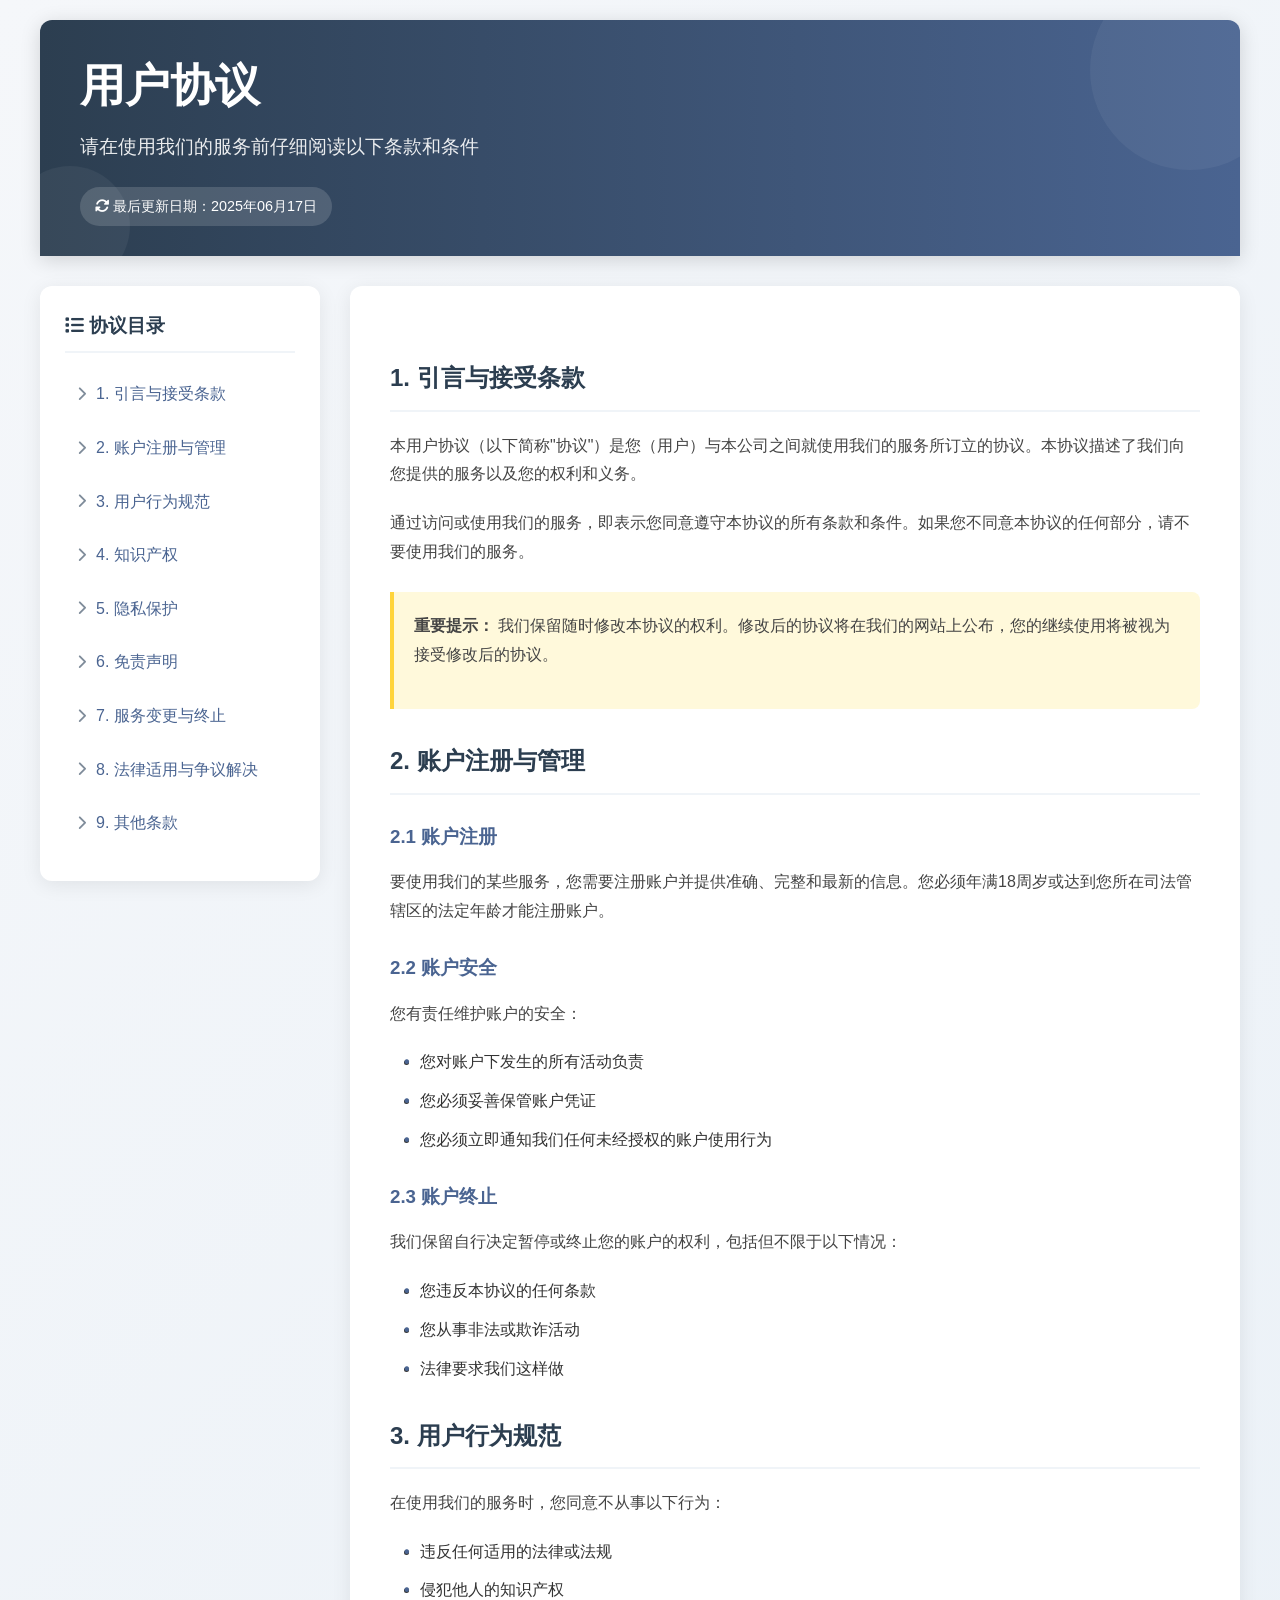
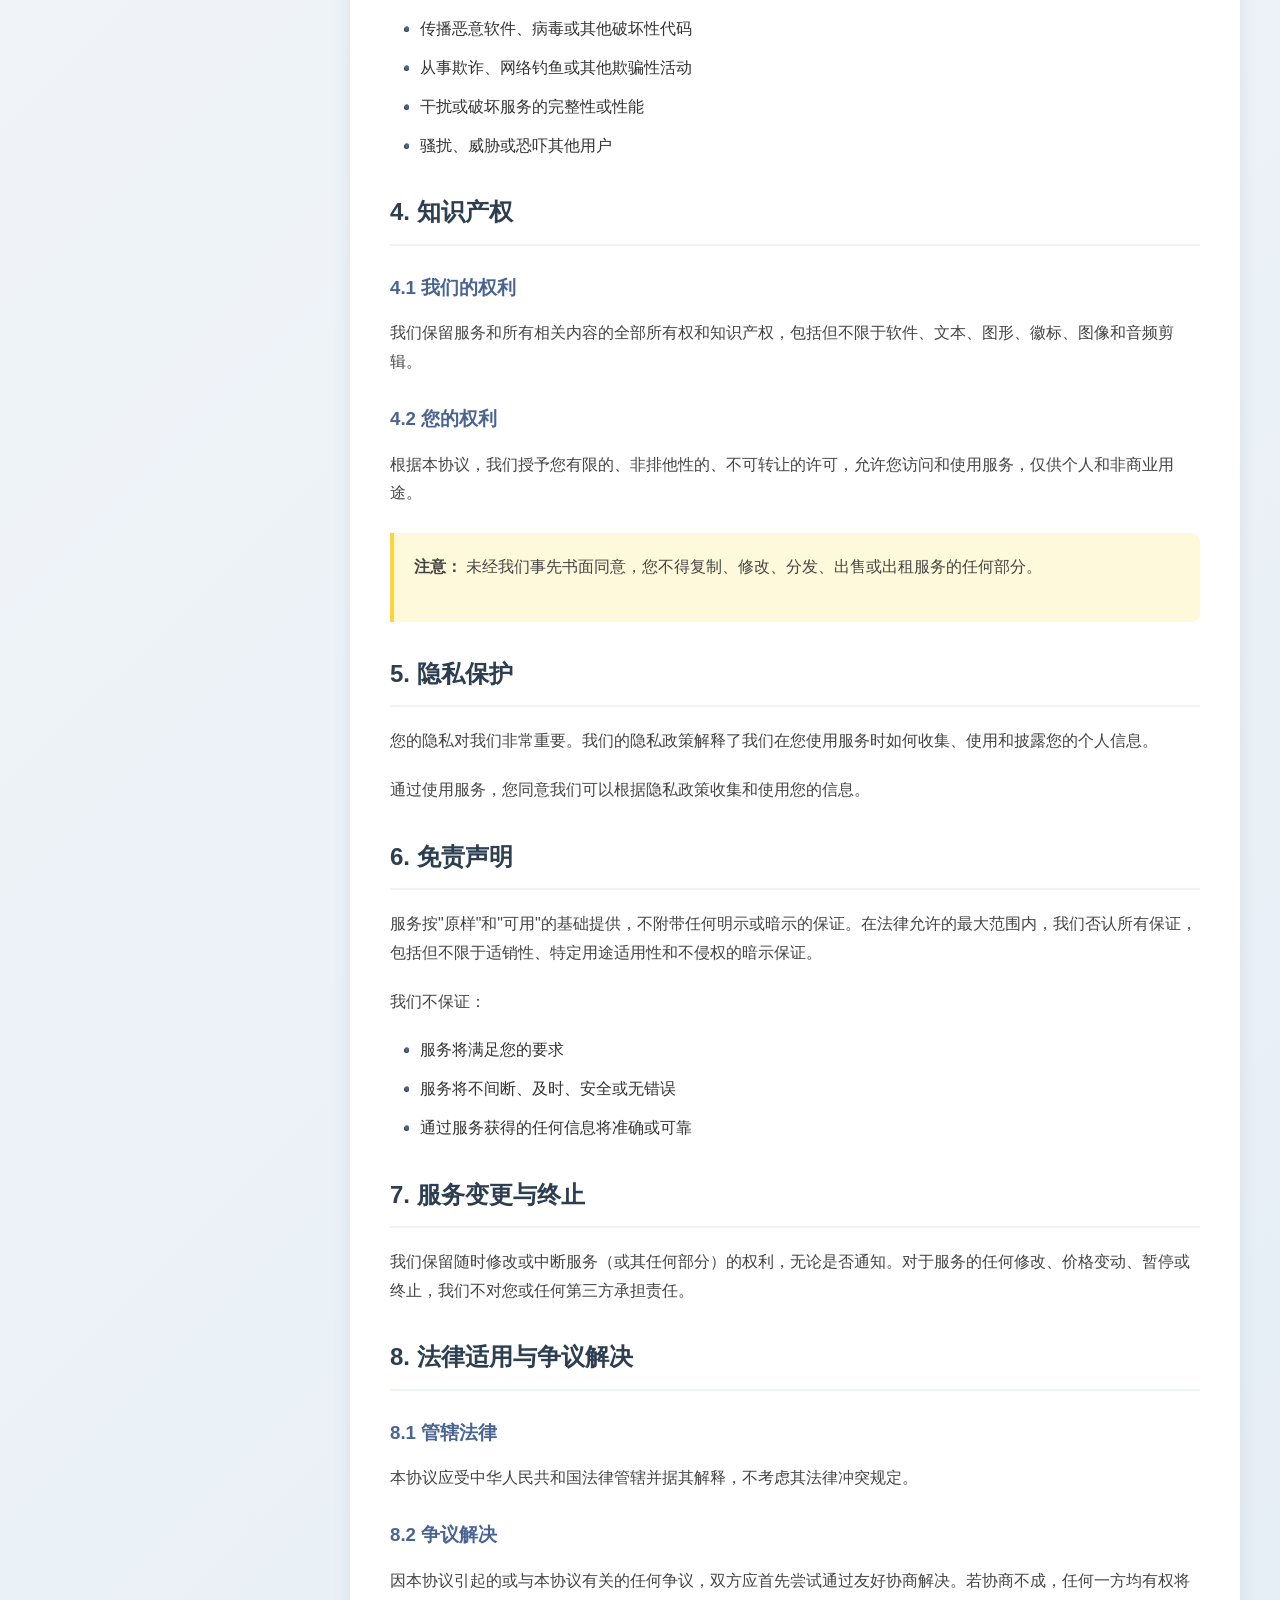
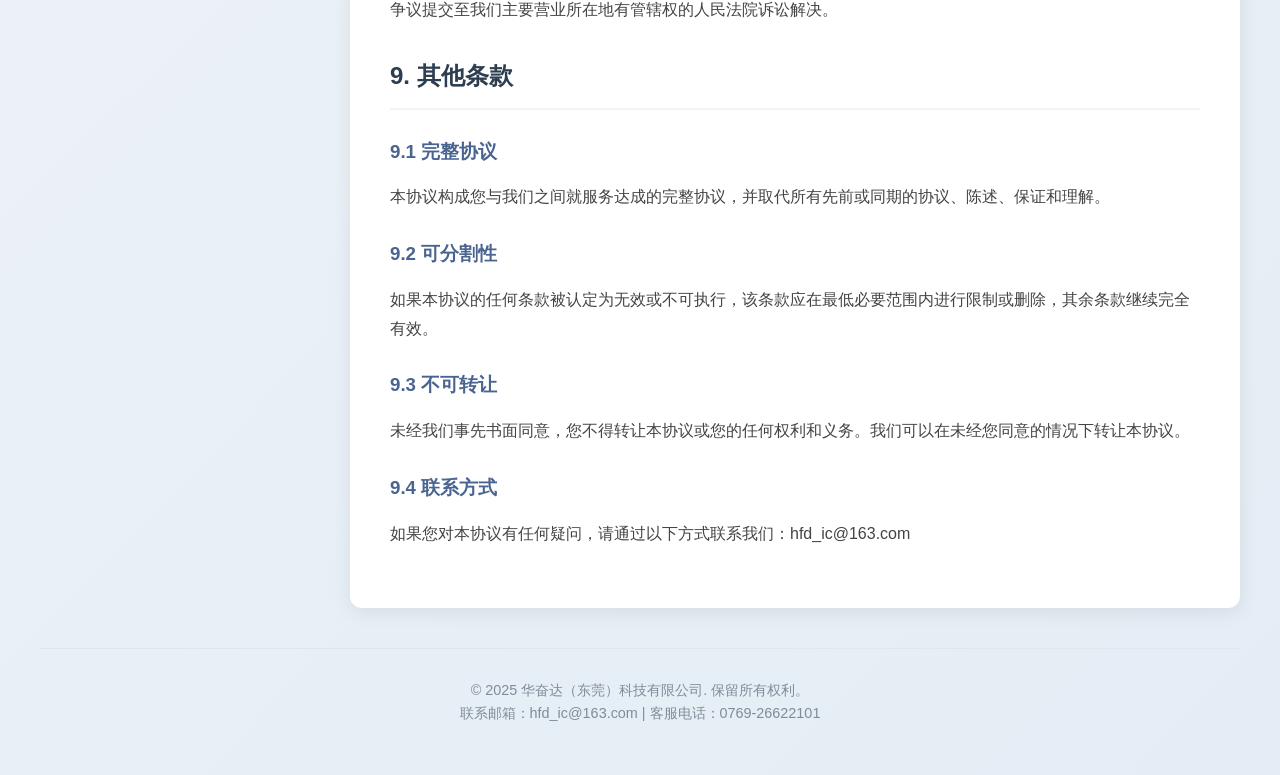
<file: assets/agreement.html>
<!DOCTYPE html>
<html lang="zh-CN">
<head>
    <meta charset="UTF-8">
    <meta name="viewport" content="width=device-width, initial-scale=1.0">
    <title>用户协议 - 服务条款</title>
    <link rel="stylesheet" href="https://cdnjs.cloudflare.com/ajax/libs/font-awesome/6.4.0/css/all.min.css">
    <style>
        * {
            margin: 0;
            padding: 0;
            box-sizing: border-box;
            font-family: 'Segoe UI', Tahoma, Geneva, Verdana, sans-serif;
        }
        
        body {
            background: linear-gradient(135deg, #f5f7fa 0%, #e4edf5 100%);
            color: #333;
            line-height: 1.6;
            padding: 20px;
            min-height: 100vh;
        }
        
        .container {
            max-width: 1200px;
            margin: 0 auto;
        }
        
        header {
            background: linear-gradient(to right, #2c3e50, #4a6491);
            color: white;
            padding: 30px 40px;
            border-radius: 12px 12px 0 0;
            box-shadow: 0 4px 20px rgba(0, 0, 0, 0.15);
            margin-bottom: 30px;
            position: relative;
            overflow: hidden;
        }
        
        header::before {
            content: "";
            position: absolute;
            top: -50px;
            right: -50px;
            width: 200px;
            height: 200px;
            background: rgba(255, 255, 255, 0.05);
            border-radius: 50%;
        }
        
        header::after {
            content: "";
            position: absolute;
            bottom: -30px;
            left: -30px;
            width: 120px;
            height: 120px;
            background: rgba(255, 255, 255, 0.05);
            border-radius: 50%;
        }
        
        h1 {
            font-size: 2.8rem;
            margin-bottom: 10px;
            position: relative;
            z-index: 2;
        }
        
        .subtitle {
            font-size: 1.2rem;
            opacity: 0.9;
            margin-bottom: 25px;
            position: relative;
            z-index: 2;
        }
        
        .last-update {
            background: rgba(255, 255, 255, 0.15);
            display: inline-block;
            padding: 8px 15px;
            border-radius: 30px;
            font-size: 0.9rem;
            position: relative;
            z-index: 2;
        }
        
        .search-box {
            background: white;
            padding: 15px;
            border-radius: 10px;
            box-shadow: 0 3px 15px rgba(0, 0, 0, 0.1);
            margin-bottom: 30px;
            display: flex;
            gap: 15px;
            position: relative;
            z-index: 2;
        }
        
        .search-box input {
            flex: 1;
            padding: 12px 20px;
            border: 2px solid #e0e6ed;
            border-radius: 8px;
            font-size: 1rem;
            transition: all 0.3s ease;
        }
        
        .search-box input:focus {
            border-color: #4a6491;
            outline: none;
            box-shadow: 0 0 0 3px rgba(74, 100, 145, 0.2);
        }
        
        .btn {
            background: #4a6491;
            color: white;
            border: none;
            padding: 12px 25px;
            border-radius: 8px;
            cursor: pointer;
            font-weight: 600;
            transition: all 0.3s ease;
            display: flex;
            align-items: center;
            gap: 8px;
        }
        
        .btn:hover {
            background: #3a547e;
            transform: translateY(-2px);
        }
        
        .btn-print {
            background: #27ae60;
        }
        
        .btn-print:hover {
            background: #219653;
        }
        
        .content-container {
            display: flex;
            gap: 30px;
            margin-bottom: 40px;
        }
        
        .toc {
            flex: 0 0 280px;
            background: white;
            border-radius: 12px;
            padding: 25px;
            box-shadow: 0 4px 20px rgba(0, 0, 0, 0.08);
            height: fit-content;
            position: sticky;
            top: 20px;
        }
        
        .toc h3 {
            color: #2c3e50;
            margin-bottom: 20px;
            padding-bottom: 10px;
            border-bottom: 2px solid #f0f4f8;
        }
        
        .toc ul {
            list-style: none;
        }
        
        .toc li {
            margin-bottom: 12px;
        }
        
        .toc a {
            text-decoration: none;
            color: #4a6491;
            display: block;
            padding: 8px 12px;
            border-radius: 6px;
            transition: all 0.2s ease;
            display: flex;
            align-items: center;
            gap: 10px;
        }
        
        .toc a:hover {
            background: #f0f7ff;
            color: #2c3e50;
            transform: translateX(5px);
        }
        
        .toc a i {
            font-size: 0.9rem;
            color: #7f8c9a;
        }
        
        .agreement-content {
            flex: 1;
            background: white;
            border-radius: 12px;
            padding: 40px;
            box-shadow: 0 4px 20px rgba(0, 0, 0, 0.08);
            line-height: 1.8;
        }
        
        .agreement-content h2 {
            color: #2c3e50;
            margin-top: 30px;
            margin-bottom: 20px;
            padding-bottom: 10px;
            border-bottom: 2px solid #f0f4f8;
        }
        
        .agreement-content h3 {
            color: #4a6491;
            margin-top: 25px;
            margin-bottom: 15px;
        }
        
        .agreement-content p {
            margin-bottom: 20px;
            color: #444;
        }
        
        .agreement-content .highlight {
            background: #fff9db;
            padding: 20px;
            border-left: 4px solid #ffd43b;
            border-radius: 0 8px 8px 0;
            margin: 25px 0;
        }
        
        .agreement-content ul {
            padding-left: 30px;
            margin-bottom: 25px;
        }
        
        .agreement-content li {
            margin-bottom: 10px;
            position: relative;
        }
        
        .agreement-content li:before {
            content: "•";
            color: #4a6491;
            font-weight: bold;
            display: inline-block;
            width: 1em;
            margin-left: -1em;
        }
        
        .accept-section {
            background: white;
            padding: 30px;
            border-radius: 12px;
            box-shadow: 0 4px 20px rgba(0, 0, 0, 0.08);
            margin-top: 20px;
            text-align: center;
        }
        
        .accept-section p {
            margin-bottom: 20px;
            font-size: 1.1rem;
            color: #444;
        }
        
        .checkbox-container {
            display: flex;
            justify-content: center;
            align-items: center;
            margin-bottom: 25px;
            gap: 15px;
        }
        
        .checkbox-container input {
            width: 20px;
            height: 20px;
        }
        
        .checkbox-container label {
            font-size: 1.1rem;
            color: #2c3e50;
        }
        
        .btn-accept {
            background: #27ae60;
            padding: 15px 45px;
            font-size: 1.1rem;
            display: inline-flex;
            gap: 10px;
        }
        
        .btn-accept:hover {
            background: #219653;
        }
        
        footer {
            text-align: center;
            padding: 30px;
            color: #7f8c9a;
            font-size: 0.9rem;
            margin-top: 40px;
            border-top: 1px solid #e0e6ed;
        }
        
        @media (max-width: 900px) {
            .content-container {
                flex-direction: column;
            }
            
            .toc {
                position: relative;
                top: 0;
            }
            
            .search-box {
                flex-direction: column;
            }
            
            .btn {
                justify-content: center;
            }
        }
    </style>
</head>
<body>
    <div class="container">
        <header>
            <h1>用户协议</h1>
            <p class="subtitle">请在使用我们的服务前仔细阅读以下条款和条件</p>
            <p class="last-update"><i class="fas fa-sync-alt"></i> 最后更新日期：2025年06月17日</p>
        </header>
        
        <div class="content-container">
            <nav class="toc">
                <h3><i class="fas fa-list"></i> 协议目录</h3>
                <ul>
                    <li><a href="#section1"><i class="fas fa-chevron-right"></i> 1. 引言与接受条款</a></li>
                    <li><a href="#section2"><i class="fas fa-chevron-right"></i> 2. 账户注册与管理</a></li>
                    <li><a href="#section3"><i class="fas fa-chevron-right"></i> 3. 用户行为规范</a></li>
                    <li><a href="#section4"><i class="fas fa-chevron-right"></i> 4. 知识产权</a></li>
                    <li><a href="#section5"><i class="fas fa-chevron-right"></i> 5. 隐私保护</a></li>
                    <li><a href="#section6"><i class="fas fa-chevron-right"></i> 6. 免责声明</a></li>
                    <li><a href="#section7"><i class="fas fa-chevron-right"></i> 7. 服务变更与终止</a></li>
                    <li><a href="#section8"><i class="fas fa-chevron-right"></i> 8. 法律适用与争议解决</a></li>
                    <li><a href="#section9"><i class="fas fa-chevron-right"></i> 9. 其他条款</a></li>
                </ul>
            </nav>
            
            <main class="agreement-content">
                <h2 id="section1">1. 引言与接受条款</h2>
                <p>本用户协议（以下简称"协议"）是您（用户）与本公司之间就使用我们的服务所订立的协议。本协议描述了我们向您提供的服务以及您的权利和义务。</p>
                <p>通过访问或使用我们的服务，即表示您同意遵守本协议的所有条款和条件。如果您不同意本协议的任何部分，请不要使用我们的服务。</p>
                <div class="highlight">
                    <p><strong>重要提示：</strong> 我们保留随时修改本协议的权利。修改后的协议将在我们的网站上公布，您的继续使用将被视为接受修改后的协议。</p>
                </div>
                
                <h2 id="section2">2. 账户注册与管理</h2>
                <h3>2.1 账户注册</h3>
                <p>要使用我们的某些服务，您需要注册账户并提供准确、完整和最新的信息。您必须年满18周岁或达到您所在司法管辖区的法定年龄才能注册账户。</p>
                
                <h3>2.2 账户安全</h3>
                <p>您有责任维护账户的安全：</p>
                <ul>
                    <li>您对账户下发生的所有活动负责</li>
                    <li>您必须妥善保管账户凭证</li>
                    <li>您必须立即通知我们任何未经授权的账户使用行为</li>
                </ul>
                
                <h3>2.3 账户终止</h3>
                <p>我们保留自行决定暂停或终止您的账户的权利，包括但不限于以下情况：</p>
                <ul>
                    <li>您违反本协议的任何条款</li>
                    <li>您从事非法或欺诈活动</li>
                    <li>法律要求我们这样做</li>
                </ul>
                
                <h2 id="section3">3. 用户行为规范</h2>
                <p>在使用我们的服务时，您同意不从事以下行为：</p>
                <ul>
                    <li>违反任何适用的法律或法规</li>
                    <li>侵犯他人的知识产权</li>
                    <li>传播恶意软件、病毒或其他破坏性代码</li>
                    <li>从事欺诈、网络钓鱼或其他欺骗性活动</li>
                    <li>干扰或破坏服务的完整性或性能</li>
                    <li>骚扰、威胁或恐吓其他用户</li>
                </ul>
                
                <h2 id="section4">4. 知识产权</h2>
                <h3>4.1 我们的权利</h3>
                <p>我们保留服务和所有相关内容的全部所有权和知识产权，包括但不限于软件、文本、图形、徽标、图像和音频剪辑。</p>
                
                <h3>4.2 您的权利</h3>
                <p>根据本协议，我们授予您有限的、非排他性的、不可转让的许可，允许您访问和使用服务，仅供个人和非商业用途。</p>
                <div class="highlight">
                    <p><strong>注意：</strong> 未经我们事先书面同意，您不得复制、修改、分发、出售或出租服务的任何部分。</p>
                </div>
                
                <h2 id="section5">5. 隐私保护</h2>
                <p>您的隐私对我们非常重要。我们的隐私政策解释了我们在您使用服务时如何收集、使用和披露您的个人信息。</p>
                <p>通过使用服务，您同意我们可以根据隐私政策收集和使用您的信息。</p>
                
                <h2 id="section6">6. 免责声明</h2>
                <p>服务按"原样"和"可用"的基础提供，不附带任何明示或暗示的保证。在法律允许的最大范围内，我们否认所有保证，包括但不限于适销性、特定用途适用性和不侵权的暗示保证。</p>
                <p>我们不保证：</p>
                <ul>
                    <li>服务将满足您的要求</li>
                    <li>服务将不间断、及时、安全或无错误</li>
                    <li>通过服务获得的任何信息将准确或可靠</li>
                </ul>
                
                <h2 id="section7">7. 服务变更与终止</h2>
                <p>我们保留随时修改或中断服务（或其任何部分）的权利，无论是否通知。对于服务的任何修改、价格变动、暂停或终止，我们不对您或任何第三方承担责任。</p>
                
                <h2 id="section8">8. 法律适用与争议解决</h2>
                <h3>8.1 管辖法律</h3>
                <p>本协议应受中华人民共和国法律管辖并据其解释，不考虑其法律冲突规定。</p>
                
                <h3>8.2 争议解决</h3>
                <p>因本协议引起的或与本协议有关的任何争议，双方应首先尝试通过友好协商解决。若协商不成，任何一方均有权将争议提交至我们主要营业所在地有管辖权的人民法院诉讼解决。</p>
                
                <h2 id="section9">9. 其他条款</h2>
                <h3>9.1 完整协议</h3>
                <p>本协议构成您与我们之间就服务达成的完整协议，并取代所有先前或同期的协议、陈述、保证和理解。</p>
                
                <h3>9.2 可分割性</h3>
                <p>如果本协议的任何条款被认定为无效或不可执行，该条款应在最低必要范围内进行限制或删除，其余条款继续完全有效。</p>
                
                <h3>9.3 不可转让</h3>
                <p>未经我们事先书面同意，您不得转让本协议或您的任何权利和义务。我们可以在未经您同意的情况下转让本协议。</p>
                
                <h3>9.4 联系方式</h3>
                <p>如果您对本协议有任何疑问，请通过以下方式联系我们：hfd_ic@163.com</p>
            </main>
        </div>
        
        <!-- <div class="accept-section">
            <p>我已阅读、理解并同意遵守上述用户协议的所有条款和条件</p>
            <div class="checkbox-container">
                <input type="checkbox" id="agreeCheckbox">
                <label for="agreeCheckbox">我接受用户协议</label>
            </div>
            <button class="btn btn-accept" id="acceptBtn"><i class="fas fa-check-circle"></i> 确认并继续</button>
        </div> -->
        
        <footer>
            <p>© 2025 华奋达（东莞）科技有限公司. 保留所有权利。</p>
            <p>联系邮箱：hfd_ic@163.com | 客服电话：0769-26622101</p>
        </footer>
    </div>
    
    <script>
        
        // 接受协议按钮逻辑
        document.getElementById('acceptBtn').addEventListener('click', function() {
            const checkbox = document.getElementById('agreeCheckbox');
            if(checkbox.checked) {
                // 这里可以添加跳转到下一页的代码
				window.close()
            } else {
                alert('请先阅读并接受用户协议');
            }
        });
        
        // 搜索功能（简化版）
        document.getElementById('searchBtn').addEventListener('click', function() {
            const searchTerm = document.getElementById('searchInput').value.trim();
            if(searchTerm) {
                alert(`搜索功能：将在协议中查找 "${searchTerm}"\n在实际应用中，这里会实现高亮显示搜索结果的功能。`);
                // 实际应用中这里应该实现搜索和结果高亮功能
            } else {
                alert('请输入搜索关键词');
            }
        });
        
        // 目录链接平滑滚动
        document.querySelectorAll('.toc a').forEach(anchor => {
            anchor.addEventListener('click', function(e) {
                e.preventDefault();
                const targetId = this.getAttribute('href');
                const targetElement = document.querySelector(targetId);
                window.scrollTo({
                    top: targetElement.offsetTop - 100,
                    behavior: 'smooth'
                });
            });
        });
    </script>
</body>
</html>
</file>
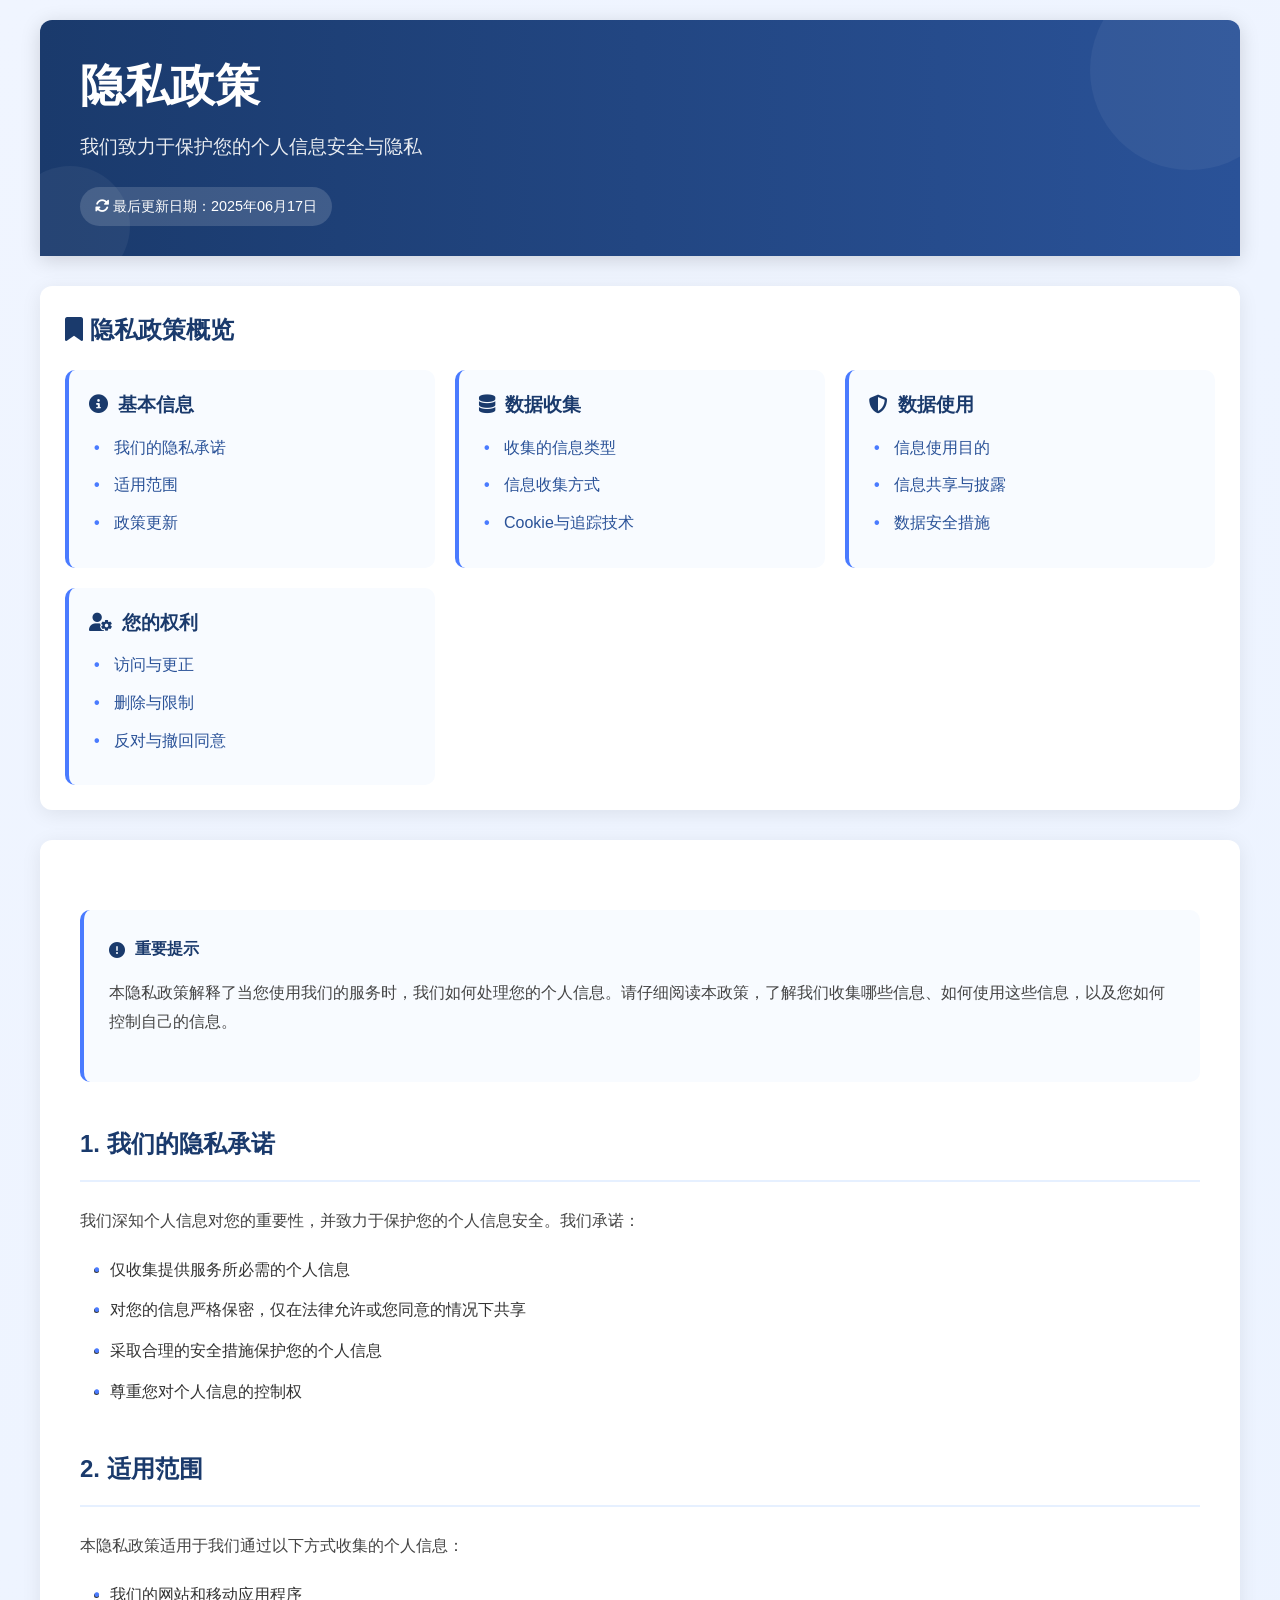
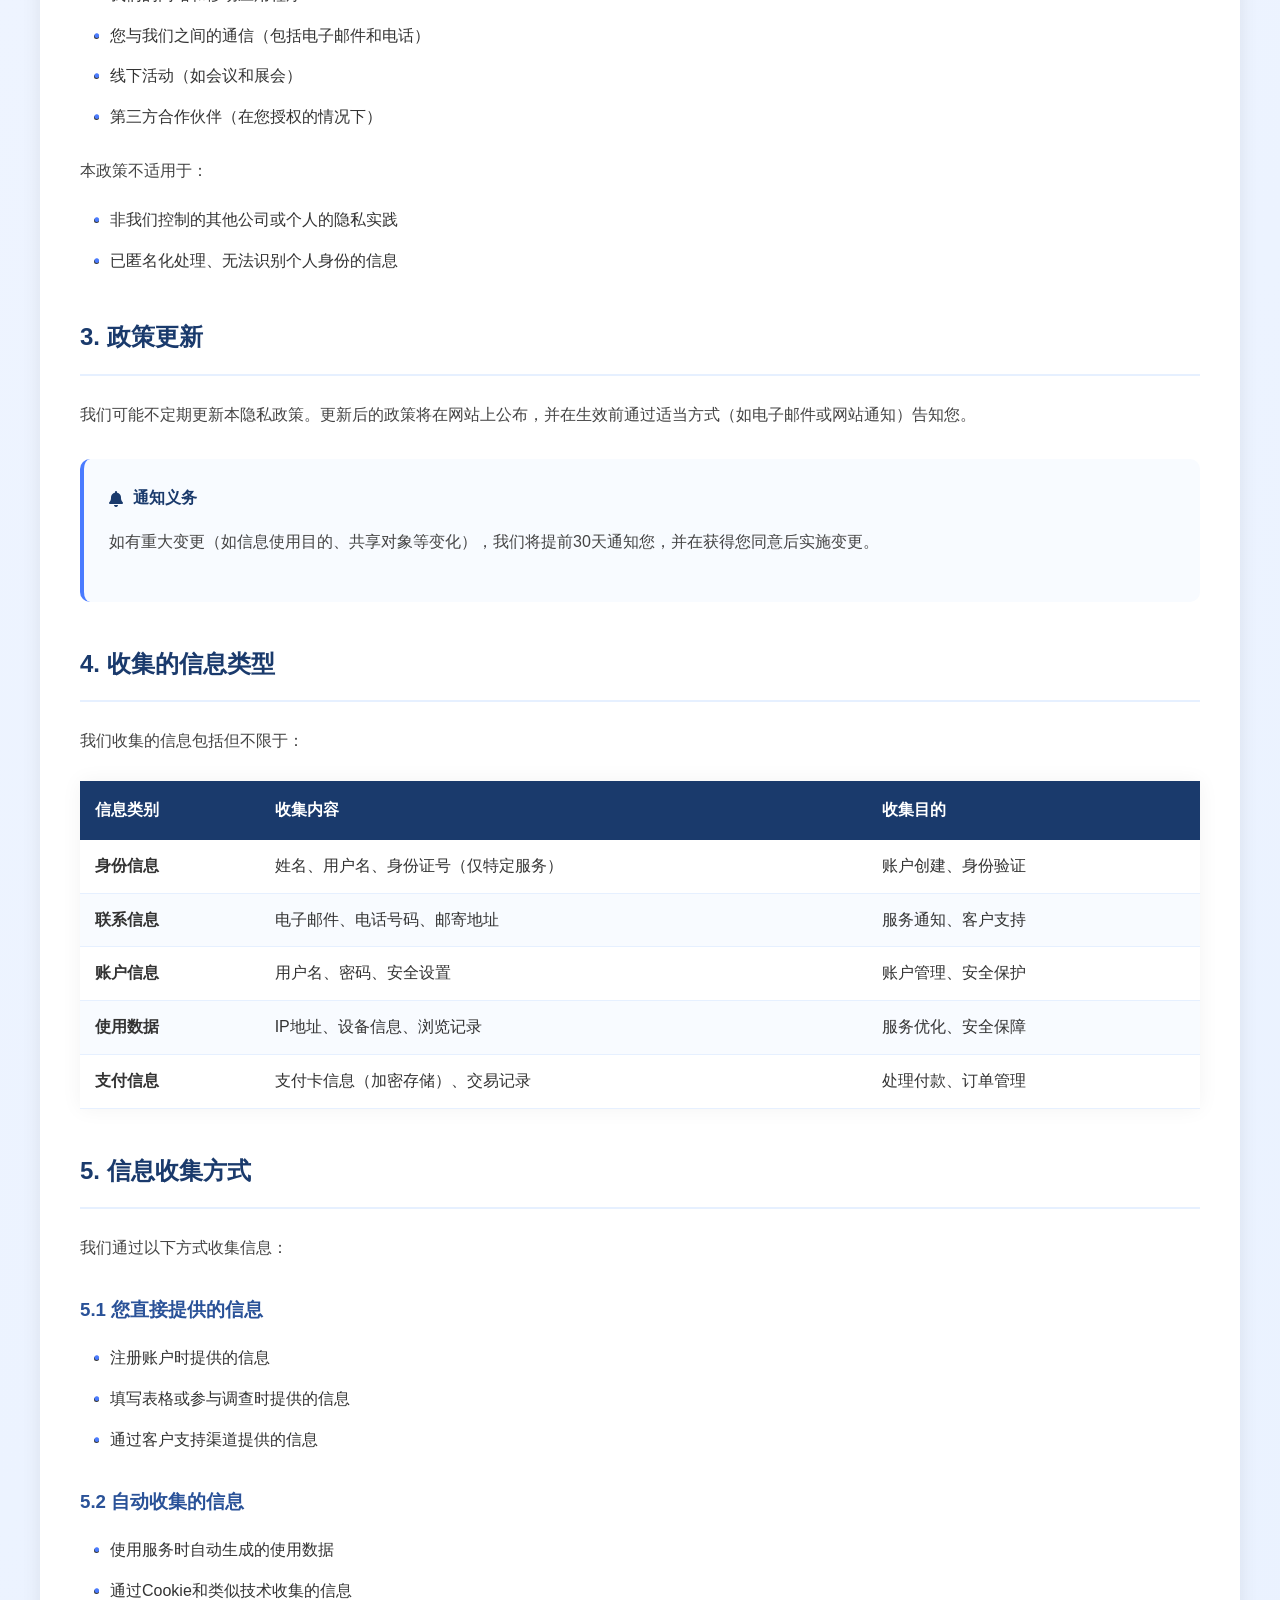
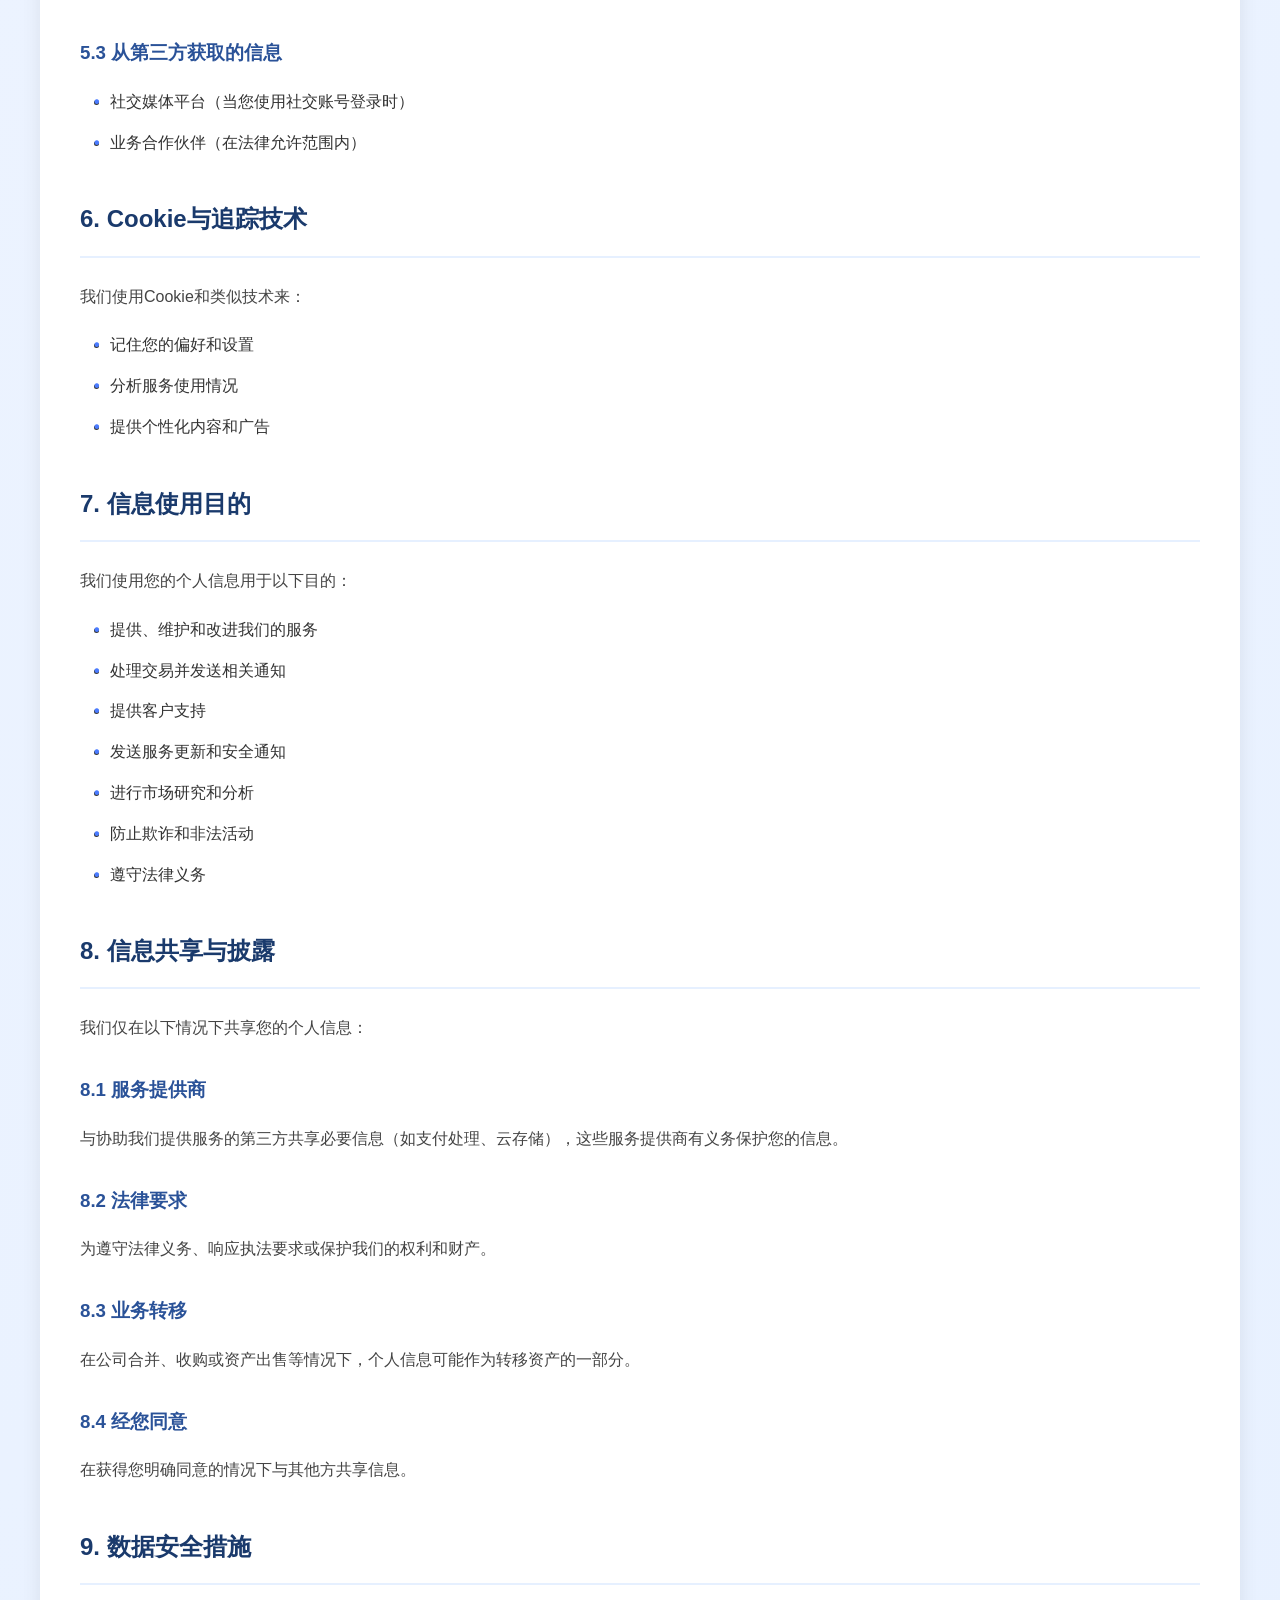
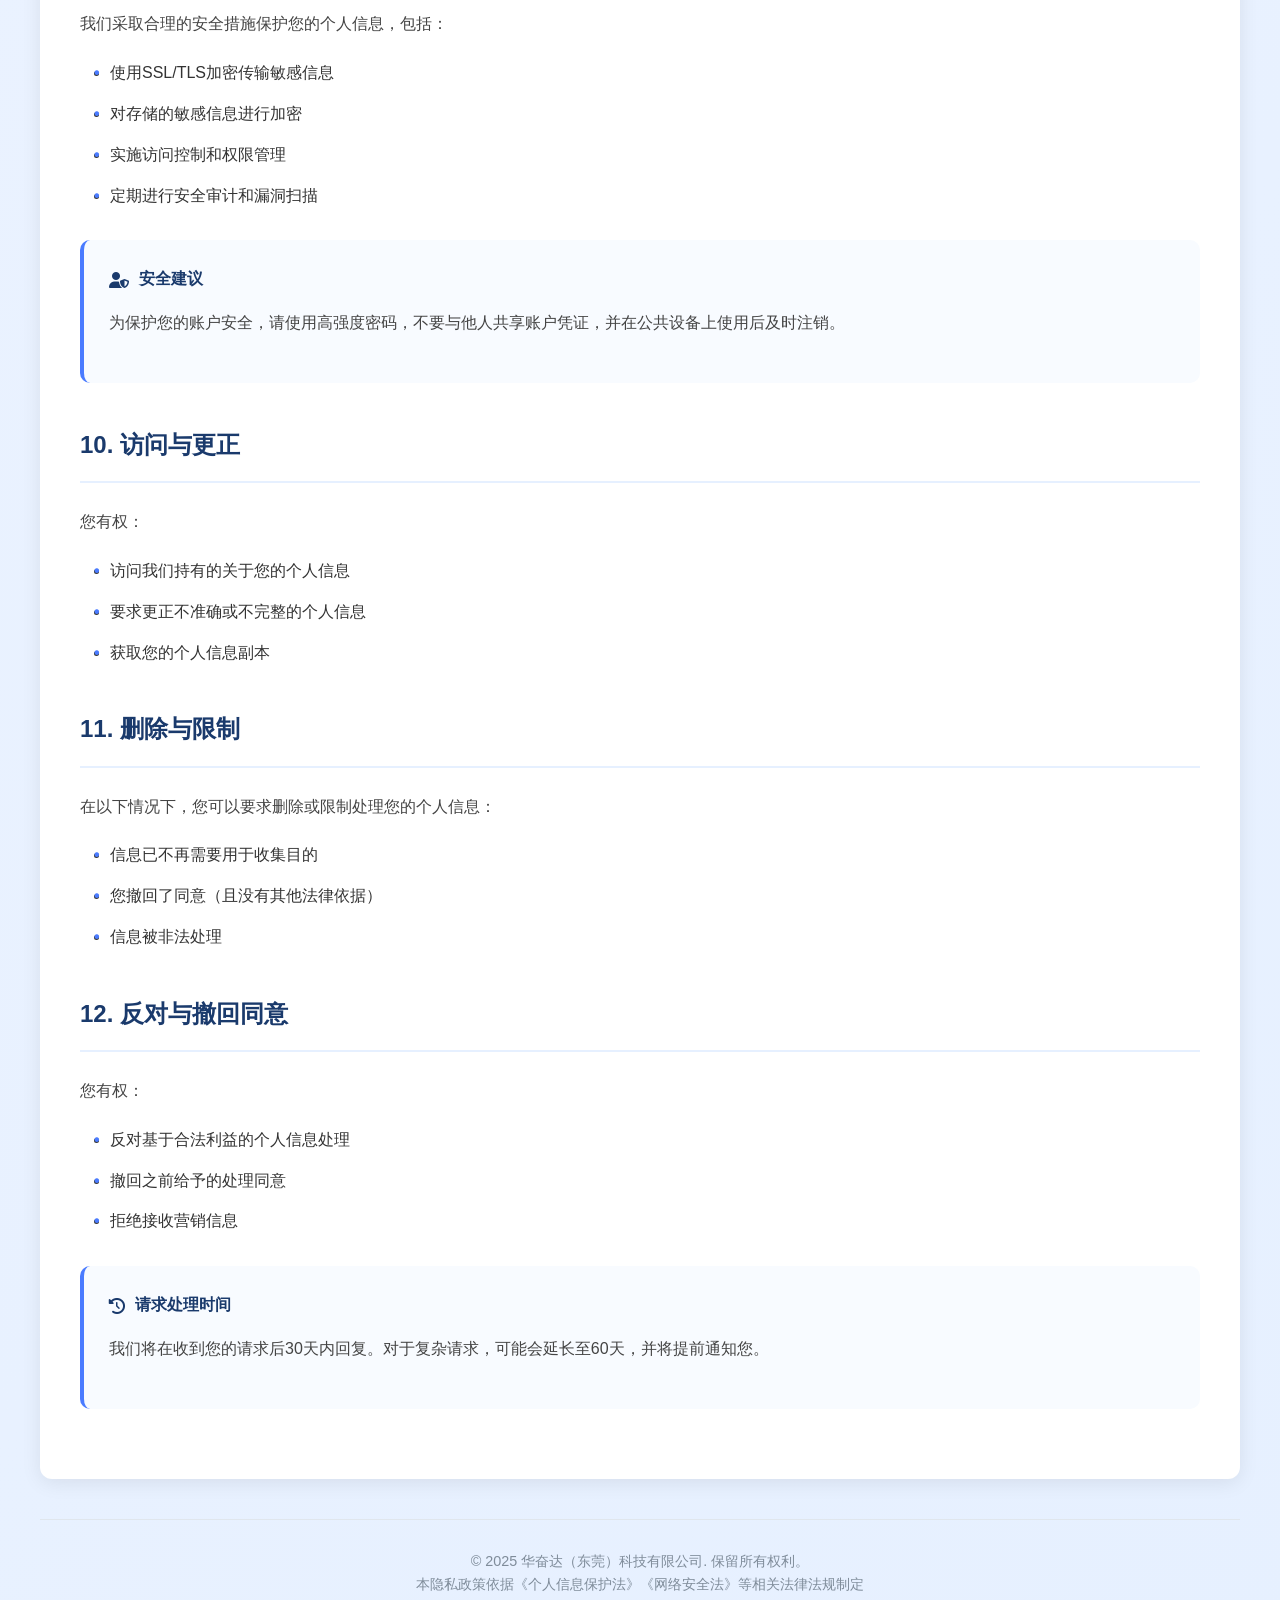
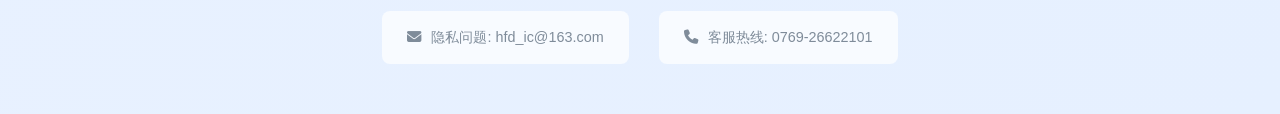
<file: assets/privacy.html>
<!DOCTYPE html>
<html lang="zh-CN">
<head>
    <meta charset="UTF-8">
    <meta name="viewport" content="width=device-width, initial-scale=1.0">
    <title>隐私政策 - 数据保护声明</title>
    <link rel="stylesheet" href="https://cdnjs.cloudflare.com/ajax/libs/font-awesome/6.4.0/css/all.min.css">
    <style>
        * {
            margin: 0;
            padding: 0;
            box-sizing: border-box;
            font-family: 'Segoe UI', Tahoma, Geneva, Verdana, sans-serif;
        }
        
        body {
            background: linear-gradient(135deg, #f0f5ff 0%, #e6f0ff 100%);
            color: #333;
            line-height: 1.6;
            padding: 20px;
            min-height: 100vh;
        }
        
        .container {
            max-width: 1200px;
            margin: 0 auto;
        }
        
        header {
            background: linear-gradient(to right, #1a3a6c, #2a5298);
            color: white;
            padding: 30px 40px;
            border-radius: 12px 12px 0 0;
            box-shadow: 0 4px 20px rgba(0, 0, 0, 0.15);
            margin-bottom: 30px;
            position: relative;
            overflow: hidden;
        }
        
        header::before {
            content: "";
            position: absolute;
            top: -50px;
            right: -50px;
            width: 200px;
            height: 200px;
            background: rgba(255, 255, 255, 0.05);
            border-radius: 50%;
        }
        
        header::after {
            content: "";
            position: absolute;
            bottom: -30px;
            left: -30px;
            width: 120px;
            height: 120px;
            background: rgba(255, 255, 255, 0.05);
            border-radius: 50%;
        }
        
        h1 {
            font-size: 2.8rem;
            margin-bottom: 10px;
            position: relative;
            z-index: 2;
        }
        
        .subtitle {
            font-size: 1.2rem;
            opacity: 0.9;
            margin-bottom: 25px;
            position: relative;
            z-index: 2;
        }
        
        .last-update {
            background: rgba(255, 255, 255, 0.15);
            display: inline-block;
            padding: 8px 15px;
            border-radius: 30px;
            font-size: 0.9rem;
            position: relative;
            z-index: 2;
        }
        
        .toc-container {
            background: white;
            padding: 25px;
            border-radius: 12px;
            box-shadow: 0 4px 20px rgba(0, 0, 0, 0.08);
            margin-bottom: 30px;
        }
        
        .toc-header {
            display: flex;
            justify-content: space-between;
            align-items: center;
            margin-bottom: 20px;
        }
        
        .toc-header h2 {
            color: #1a3a6c;
        }
        
        .toc-grid {
            display: grid;
            grid-template-columns: repeat(auto-fill, minmax(280px, 1fr));
            gap: 20px;
        }
        
        .toc-card {
            background: #f8fbff;
            border-radius: 10px;
            padding: 20px;
            border-left: 4px solid #4a7bff;
            transition: all 0.3s ease;
        }
        
        .toc-card:hover {
            transform: translateY(-5px);
            box-shadow: 0 5px 15px rgba(74, 123, 255, 0.2);
        }
        
        .toc-card h3 {
            color: #1a3a6c;
            margin-bottom: 15px;
            display: flex;
            align-items: center;
            gap: 10px;
        }
        
        .toc-card ul {
            list-style: none;
            padding-left: 5px;
        }
        
        .toc-card li {
            margin-bottom: 12px;
            position: relative;
            padding-left: 20px;
        }
        
        .toc-card li:before {
            content: "•";
            color: #4a7bff;
            font-weight: bold;
            position: absolute;
            left: 0;
        }
        
        .toc-card a {
            text-decoration: none;
            color: #2a5298;
            transition: color 0.2s;
        }
        
        .toc-card a:hover {
            color: #1a3a6c;
            text-decoration: underline;
        }
        
        .privacy-content {
            background: white;
            border-radius: 12px;
            padding: 40px;
            box-shadow: 0 4px 20px rgba(0, 0, 0, 0.08);
            line-height: 1.8;
            margin-bottom: 30px;
        }
        
        .privacy-content h2 {
            color: #1a3a6c;
            margin-top: 40px;
            margin-bottom: 25px;
            padding-bottom: 15px;
            border-bottom: 2px solid #e6f0ff;
        }
        
        .privacy-content h3 {
            color: #2a5298;
            margin-top: 30px;
            margin-bottom: 18px;
        }
        
        .privacy-content p {
            margin-bottom: 20px;
            color: #444;
        }
        
        .privacy-box {
            background: #f8fbff;
            padding: 25px;
            border-radius: 10px;
            margin: 30px 0;
            border-left: 4px solid #4a7bff;
        }
        
        .privacy-box h4 {
            color: #1a3a6c;
            margin-bottom: 15px;
            display: flex;
            align-items: center;
            gap: 10px;
        }
        
        .privacy-content ul {
            padding-left: 30px;
            margin-bottom: 25px;
        }
        
        .privacy-content li {
            margin-bottom: 12px;
            position: relative;
        }
        
        .privacy-content li:before {
            content: "•";
            color: #4a7bff;
            font-weight: bold;
            display: inline-block;
            width: 1em;
            margin-left: -1em;
        }
        
        .data-table {
            width: 100%;
            border-collapse: collapse;
            margin: 25px 0;
            box-shadow: 0 0 20px rgba(0, 0, 0, 0.05);
        }
        
        .data-table th {
            background: #1a3a6c;
            color: white;
            text-align: left;
            padding: 15px;
        }
        
        .data-table td {
            padding: 12px 15px;
            border-bottom: 1px solid #e6f0ff;
        }
        
        .data-table tr:nth-child(even) {
            background: #f8fbff;
        }
        
        .data-table tr:hover {
            background: #e6f0ff;
        }
        
        .controls-section {
            display: flex;
            justify-content: space-between;
            background: white;
            padding: 25px;
            border-radius: 12px;
            box-shadow: 0 4px 20px rgba(0, 0, 0, 0.08);
            margin-bottom: 30px;
        }
        
        .control-card {
            flex: 1;
            text-align: center;
            padding: 25px;
        }
        
        .control-card i {
            font-size: 2.5rem;
            color: #1a3a6c;
            margin-bottom: 20px;
        }
        
        .control-card h3 {
            color: #1a3a6c;
            margin-bottom: 15px;
        }
        
        .control-card p {
            color: #666;
            margin-bottom: 20px;
        }
        
        .btn {
            background: #1a3a6c;
            color: white;
            border: none;
            padding: 12px 25px;
            border-radius: 8px;
            cursor: pointer;
            font-weight: 600;
            transition: all 0.3s ease;
            display: inline-flex;
            align-items: center;
            gap: 8px;
        }
        
        .btn:hover {
            background: #2a5298;
            transform: translateY(-2px);
        }
        
        .btn-outline {
            background: transparent;
            border: 2px solid #1a3a6c;
            color: #1a3a6c;
        }
        
        .btn-outline:hover {
            background: #f0f5ff;
        }
        
        footer {
            text-align: center;
            padding: 30px;
            color: #7f8c9a;
            font-size: 0.9rem;
            margin-top: 40px;
            border-top: 1px solid #e0e6ed;
        }
        
        .contact-info {
            display: flex;
            justify-content: center;
            gap: 30px;
            margin-top: 15px;
        }
        
        .contact-card {
            background: #f8fbff;
            padding: 15px 25px;
            border-radius: 8px;
            display: inline-flex;
            align-items: center;
            gap: 10px;
        }
        
        @media (max-width: 900px) {
            .toc-grid {
                grid-template-columns: 1fr;
            }
            
            .controls-section {
                flex-direction: column;
                gap: 20px;
            }
            
            .contact-info {
                flex-direction: column;
                align-items: center;
            }
        }
    </style>
</head>
<body>
    <div class="container">
        <header>
            <h1>隐私政策</h1>
            <p class="subtitle">我们致力于保护您的个人信息安全与隐私</p>
            <p class="last-update"><i class="fas fa-sync-alt"></i> 最后更新日期：2025年06月17日</p>
        </header>
        
        <div class="toc-container">
            <div class="toc-header">
                <h2><i class="fas fa-bookmark"></i> 隐私政策概览</h2>
            </div>
            <div class="toc-grid">
                <div class="toc-card">
                    <h3><i class="fas fa-info-circle"></i> 基本信息</h3>
                    <ul>
                        <li><a href="#section1">我们的隐私承诺</a></li>
                        <li><a href="#section2">适用范围</a></li>
                        <li><a href="#section3">政策更新</a></li>
                    </ul>
                </div>
                
                <div class="toc-card">
                    <h3><i class="fas fa-database"></i> 数据收集</h3>
                    <ul>
                        <li><a href="#section4">收集的信息类型</a></li>
                        <li><a href="#section5">信息收集方式</a></li>
                        <li><a href="#section6">Cookie与追踪技术</a></li>
                    </ul>
                </div>
                
                <div class="toc-card">
                    <h3><i class="fas fa-shield-alt"></i> 数据使用</h3>
                    <ul>
                        <li><a href="#section7">信息使用目的</a></li>
                        <li><a href="#section8">信息共享与披露</a></li>
                        <li><a href="#section9">数据安全措施</a></li>
                    </ul>
                </div>
                
                <div class="toc-card">
                    <h3><i class="fas fa-user-cog"></i> 您的权利</h3>
                    <ul>
                        <li><a href="#section10">访问与更正</a></li>
                        <li><a href="#section11">删除与限制</a></li>
                        <li><a href="#section12">反对与撤回同意</a></li>
                    </ul>
                </div>
            </div>
        </div>
        
        <main class="privacy-content">
            <div class="privacy-box">
                <h4><i class="fas fa-exclamation-circle"></i> 重要提示</h4>
                <p>本隐私政策解释了当您使用我们的服务时，我们如何处理您的个人信息。请仔细阅读本政策，了解我们收集哪些信息、如何使用这些信息，以及您如何控制自己的信息。</p>
            </div>
            
            <h2 id="section1">1. 我们的隐私承诺</h2>
            <p>我们深知个人信息对您的重要性，并致力于保护您的个人信息安全。我们承诺：</p>
            <ul>
                <li>仅收集提供服务所必需的个人信息</li>
                <li>对您的信息严格保密，仅在法律允许或您同意的情况下共享</li>
                <li>采取合理的安全措施保护您的个人信息</li>
                <li>尊重您对个人信息的控制权</li>
            </ul>
            
            <h2 id="section2">2. 适用范围</h2>
            <p>本隐私政策适用于我们通过以下方式收集的个人信息：</p>
            <ul>
                <li>我们的网站和移动应用程序</li>
                <li>您与我们之间的通信（包括电子邮件和电话）</li>
                <li>线下活动（如会议和展会）</li>
                <li>第三方合作伙伴（在您授权的情况下）</li>
            </ul>
            <p>本政策不适用于：</p>
            <ul>
                <li>非我们控制的其他公司或个人的隐私实践</li>
                <li>已匿名化处理、无法识别个人身份的信息</li>
            </ul>
            
            <h2 id="section3">3. 政策更新</h2>
            <p>我们可能不定期更新本隐私政策。更新后的政策将在网站上公布，并在生效前通过适当方式（如电子邮件或网站通知）告知您。</p>
            <div class="privacy-box">
                <h4><i class="fas fa-bell"></i> 通知义务</h4>
                <p>如有重大变更（如信息使用目的、共享对象等变化），我们将提前30天通知您，并在获得您同意后实施变更。</p>
            </div>
            
            <h2 id="section4">4. 收集的信息类型</h2>
            <p>我们收集的信息包括但不限于：</p>
            
            <table class="data-table">
                <thead>
                    <tr>
                        <th>信息类别</th>
                        <th>收集内容</th>
                        <th>收集目的</th>
                    </tr>
                </thead>
                <tbody>
                    <tr>
                        <td><strong>身份信息</strong></td>
                        <td>姓名、用户名、身份证号（仅特定服务）</td>
                        <td>账户创建、身份验证</td>
                    </tr>
                    <tr>
                        <td><strong>联系信息</strong></td>
                        <td>电子邮件、电话号码、邮寄地址</td>
                        <td>服务通知、客户支持</td>
                    </tr>
                    <tr>
                        <td><strong>账户信息</strong></td>
                        <td>用户名、密码、安全设置</td>
                        <td>账户管理、安全保护</td>
                    </tr>
                    <tr>
                        <td><strong>使用数据</strong></td>
                        <td>IP地址、设备信息、浏览记录</td>
                        <td>服务优化、安全保障</td>
                    </tr>
                    <tr>
                        <td><strong>支付信息</strong></td>
                        <td>支付卡信息（加密存储）、交易记录</td>
                        <td>处理付款、订单管理</td>
                    </tr>
                </tbody>
            </table>
            
            <h2 id="section5">5. 信息收集方式</h2>
            <p>我们通过以下方式收集信息：</p>
            
            <h3>5.1 您直接提供的信息</h3>
            <ul>
                <li>注册账户时提供的信息</li>
                <li>填写表格或参与调查时提供的信息</li>
                <li>通过客户支持渠道提供的信息</li>
            </ul>
            
            <h3>5.2 自动收集的信息</h3>
            <ul>
                <li>使用服务时自动生成的使用数据</li>
                <li>通过Cookie和类似技术收集的信息</li>
            </ul>
            
            <h3>5.3 从第三方获取的信息</h3>
            <ul>
                <li>社交媒体平台（当您使用社交账号登录时）</li>
                <li>业务合作伙伴（在法律允许范围内）</li>
            </ul>
            
            <h2 id="section6">6. Cookie与追踪技术</h2>
            <p>我们使用Cookie和类似技术来：</p>
            <ul>
                <li>记住您的偏好和设置</li>
                <li>分析服务使用情况</li>
                <li>提供个性化内容和广告</li>
            </ul>
            
            
            <h2 id="section7">7. 信息使用目的</h2>
            <p>我们使用您的个人信息用于以下目的：</p>
            <ul>
                <li>提供、维护和改进我们的服务</li>
                <li>处理交易并发送相关通知</li>
                <li>提供客户支持</li>
                <li>发送服务更新和安全通知</li>
                <li>进行市场研究和分析</li>
                <li>防止欺诈和非法活动</li>
                <li>遵守法律义务</li>
            </ul>
            
            <h2 id="section8">8. 信息共享与披露</h2>
            <p>我们仅在以下情况下共享您的个人信息：</p>
            
            <h3>8.1 服务提供商</h3>
            <p>与协助我们提供服务的第三方共享必要信息（如支付处理、云存储），这些服务提供商有义务保护您的信息。</p>
            
            <h3>8.2 法律要求</h3>
            <p>为遵守法律义务、响应执法要求或保护我们的权利和财产。</p>
            
            <h3>8.3 业务转移</h3>
            <p>在公司合并、收购或资产出售等情况下，个人信息可能作为转移资产的一部分。</p>
            
            <h3>8.4 经您同意</h3>
            <p>在获得您明确同意的情况下与其他方共享信息。</p>
            
            <h2 id="section9">9. 数据安全措施</h2>
            <p>我们采取合理的安全措施保护您的个人信息，包括：</p>
            <ul>
                <li>使用SSL/TLS加密传输敏感信息</li>
                <li>对存储的敏感信息进行加密</li>
                <li>实施访问控制和权限管理</li>
                <li>定期进行安全审计和漏洞扫描</li>
            </ul>
            
            <div class="privacy-box">
                <h4><i class="fas fa-user-shield"></i> 安全建议</h4>
                <p>为保护您的账户安全，请使用高强度密码，不要与他人共享账户凭证，并在公共设备上使用后及时注销。</p>
            </div>
            
            <h2 id="section10">10. 访问与更正</h2>
            <p>您有权：</p>
            <ul>
                <li>访问我们持有的关于您的个人信息</li>
                <li>要求更正不准确或不完整的个人信息</li>
                <li>获取您的个人信息副本</li>
            </ul>
            
            <h2 id="section11">11. 删除与限制</h2>
            <p>在以下情况下，您可以要求删除或限制处理您的个人信息：</p>
            <ul>
                <li>信息已不再需要用于收集目的</li>
                <li>您撤回了同意（且没有其他法律依据）</li>
                <li>信息被非法处理</li>
            </ul>
            
            <h2 id="section12">12. 反对与撤回同意</h2>
            <p>您有权：</p>
            <ul>
                <li>反对基于合法利益的个人信息处理</li>
                <li>撤回之前给予的处理同意</li>
                <li>拒绝接收营销信息</li>
            </ul>
            
            <div class="privacy-box">
                <h4><i class="fas fa-history"></i> 请求处理时间</h4>
                <p>我们将在收到您的请求后30天内回复。对于复杂请求，可能会延长至60天，并将提前通知您。</p>
            </div>
        </main>
        
       
        
        <footer>
            <p>© 2025 华奋达（东莞）科技有限公司. 保留所有权利。</p>
            <p>本隐私政策依据《个人信息保护法》《网络安全法》等相关法律法规制定</p>
            
            <div class="contact-info">
                <div class="contact-card">
                    <i class="fas fa-envelope"></i>
                    <span>隐私问题: hfd_ic@163.com</span>
                </div>
                <div class="contact-card">
                    <i class="fas fa-phone"></i>
                    <span>客服热线: 0769-26622101</span>
                </div>
                
            </div>
        </footer>
    </div>
    
    <script>
        // 平滑滚动到锚点
        document.querySelectorAll('.toc-card a').forEach(anchor => {
            anchor.addEventListener('click', function(e) {
                e.preventDefault();
                const targetId = this.getAttribute('href');
                const targetElement = document.querySelector(targetId);
                window.scrollTo({
                    top: targetElement.offsetTop - 100,
                    behavior: 'smooth'
                });
            });
        });
        
        // Cookie设置弹窗
        document.getElementById('cookieSettings').addEventListener('click', function() {
            alert('在实际应用中，这里会打开Cookie偏好设置面板，让用户管理各类Cookie的同意状态。');
        });
        
        // 个人信息访问按钮
        document.querySelector('.controls-section .btn').addEventListener('click', function() {
            alert('您将被引导到个人信息管理页面，您可以在那里查看、更新或导出您的个人数据。');
        });
        
        // 管理订阅按钮
        document.querySelectorAll('.btn')[1].addEventListener('click', function() {
            alert('这将打开您的营销偏好设置，您可以管理接收哪些类型的营销信息。');
        });
    </script>
</body>
</html>
</file>
